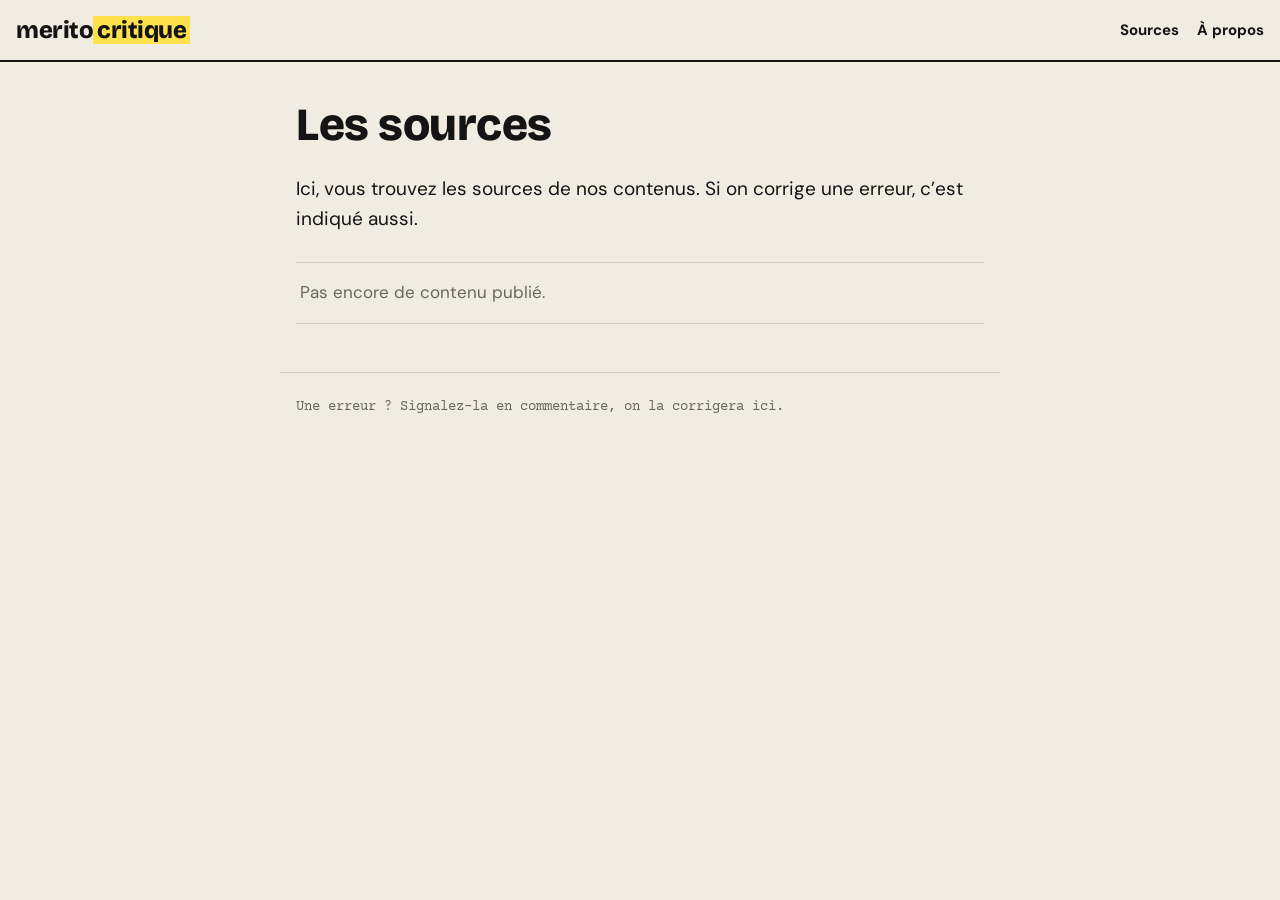
<file: index.html>
<!doctype html>
<html lang="fr">
<head>
<meta charset="utf-8">
<meta name="viewport" content="width=device-width, initial-scale=1">
<title>Sources · meritocritique</title>
<meta name="description" content="Les sources des vidéos et carrousels de @meritocritique.">
<link rel="icon" href="avatar.png">
<link rel="preconnect" href="https://fonts.googleapis.com">
<link rel="preconnect" href="https://fonts.gstatic.com" crossorigin>
<link href="https://fonts.googleapis.com/css2?family=Bricolage+Grotesque:opsz,wght@12..96,800&family=Courier+Prime&family=DM+Sans:wght@400;700&display=swap" rel="stylesheet">
<link rel="stylesheet" href="style.css">
</head>
<body>
<header class="bandeau"><a href="" class="marque">merito<span>critique</span></a><nav><a href="">Sources</a><a href="a-propos/">À propos</a></nav></header>
<main>
<h1>Les sources</h1>
<p class="chapo">Ici, vous trouvez les sources de nos contenus. Si on corrige une erreur, c’est indiqué aussi.</p>
<ul class="contenus">
<li class="vide">Pas encore de contenu publié.</li>
</ul>
</main>
<footer>Une erreur ? Signalez-la en commentaire, on la corrigera ici.</footer>
</body>
</html>
</file>
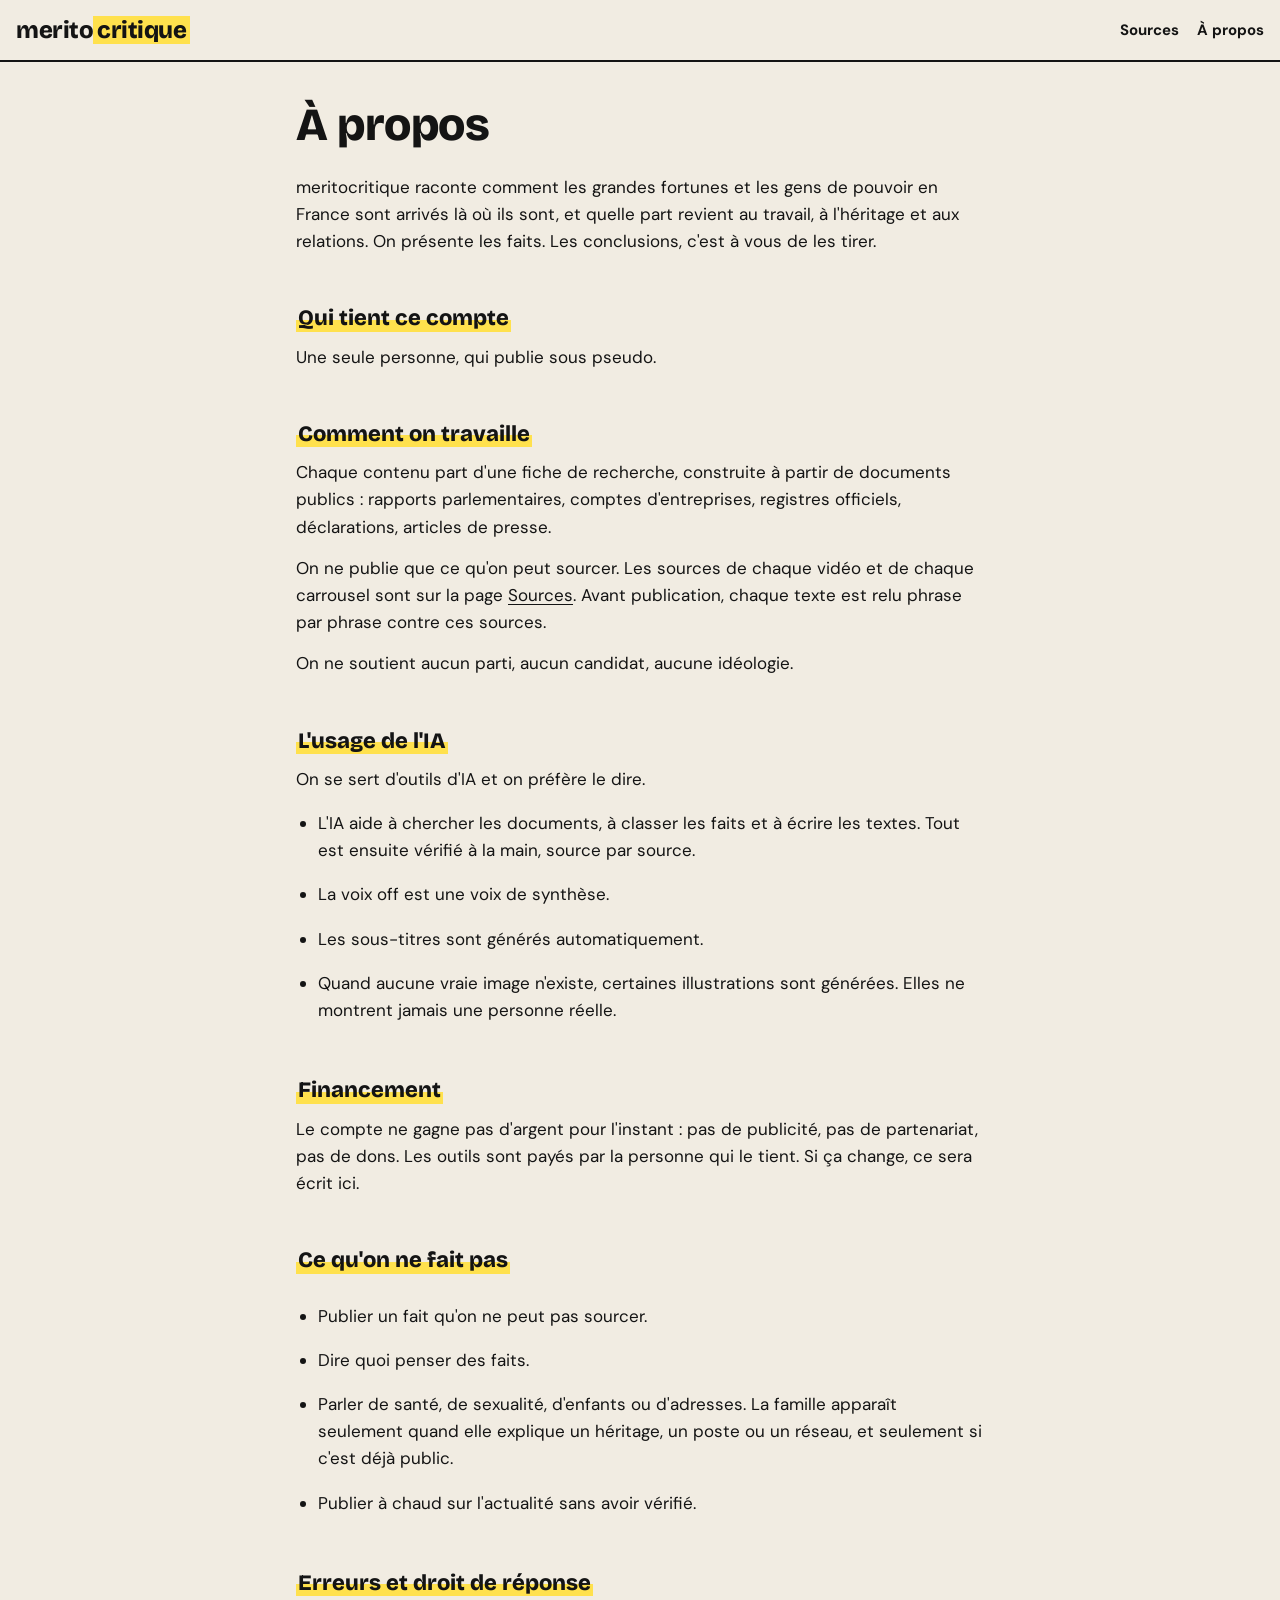
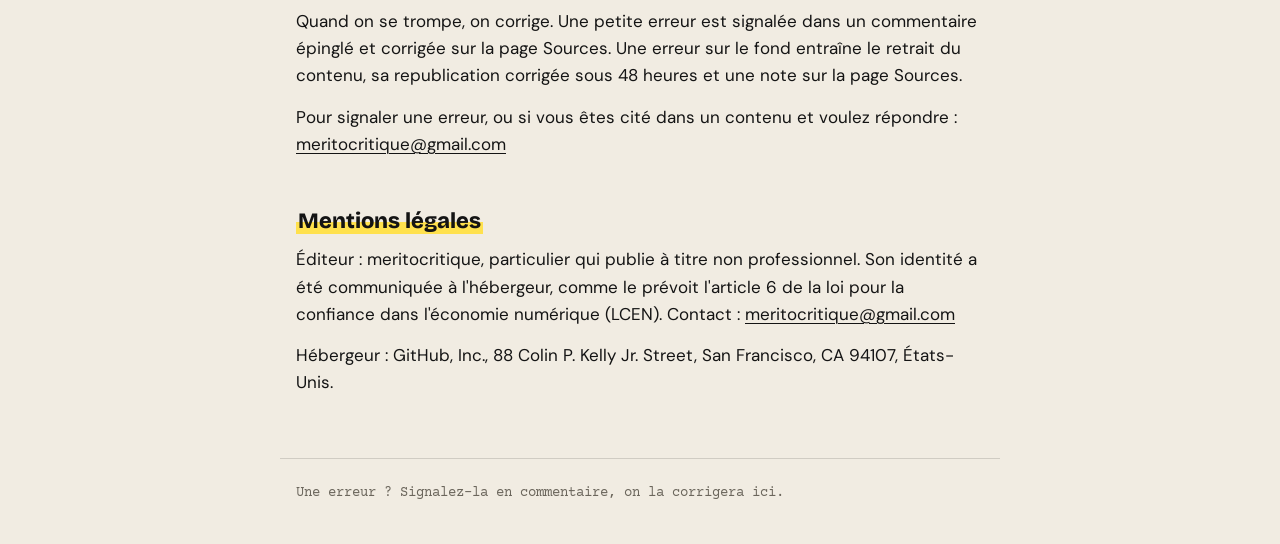
<file: a-propos/index.html>
<!doctype html>
<html lang="fr">
<head>
<meta charset="utf-8">
<meta name="viewport" content="width=device-width, initial-scale=1">
<title>À propos · meritocritique</title>
<meta name="description" content="Qui tient @meritocritique, comment le compte travaille, son usage de l’IA et comment signaler une erreur.">
<link rel="icon" href="../avatar.png">
<link rel="preconnect" href="https://fonts.googleapis.com">
<link rel="preconnect" href="https://fonts.gstatic.com" crossorigin>
<link href="https://fonts.googleapis.com/css2?family=Bricolage+Grotesque:opsz,wght@12..96,800&family=Courier+Prime&family=DM+Sans:wght@400;700&display=swap" rel="stylesheet">
<link rel="stylesheet" href="../style.css">
</head>
<body>
<header class="bandeau"><a href="../" class="marque">merito<span>critique</span></a><nav><a href="../">Sources</a><a href="../a-propos/">À propos</a></nav></header>
<main>
<h1>À propos</h1>
<p>meritocritique raconte comment les grandes fortunes et les gens de pouvoir en France sont arrivés là où ils sont, et quelle part revient au travail, à l'héritage et aux relations. On présente les faits. Les conclusions, c'est à vous de les tirer.</p>
<h2>Qui tient ce compte</h2>
<p>Une seule personne, qui publie sous pseudo.</p>
<h2>Comment on travaille</h2>
<p>Chaque contenu part d'une fiche de recherche, construite à partir de documents publics : rapports parlementaires, comptes d'entreprises, registres officiels, déclarations, articles de presse.</p>
<p>On ne publie que ce qu'on peut sourcer. Les sources de chaque vidéo et de chaque carrousel sont sur la page <a href="../">Sources</a>. Avant publication, chaque texte est relu phrase par phrase contre ces sources.</p>
<p>On ne soutient aucun parti, aucun candidat, aucune idéologie.</p>
<h2>L'usage de l'IA</h2>
<p>On se sert d'outils d'IA et on préfère le dire.</p>
<ul><li>L'IA aide à chercher les documents, à classer les faits et à écrire les textes. Tout est ensuite vérifié à la main, source par source.</li></ul><ul><li>La voix off est une voix de synthèse.</li></ul><ul><li>Les sous-titres sont générés automatiquement.</li></ul><ul><li>Quand aucune vraie image n'existe, certaines illustrations sont générées. Elles ne montrent jamais une personne réelle.</li></ul>
<h2>Financement</h2>
<p>Le compte ne gagne pas d'argent pour l'instant : pas de publicité, pas de partenariat, pas de dons. Les outils sont payés par la personne qui le tient. Si ça change, ce sera écrit ici.</p>
<h2>Ce qu'on ne fait pas</h2>
<ul><li>Publier un fait qu'on ne peut pas sourcer.</li></ul><ul><li>Dire quoi penser des faits.</li></ul><ul><li>Parler de santé, de sexualité, d'enfants ou d'adresses. La famille apparaît seulement quand elle explique un héritage, un poste ou un réseau, et seulement si c'est déjà public.</li></ul><ul><li>Publier à chaud sur l'actualité sans avoir vérifié.</li></ul>
<h2>Erreurs et droit de réponse</h2>
<p>Quand on se trompe, on corrige. Une petite erreur est signalée dans un commentaire épinglé et corrigée sur la page Sources. Une erreur sur le fond entraîne le retrait du contenu, sa republication corrigée sous 48 heures et une note sur la page Sources.</p>
<p>Pour signaler une erreur, ou si vous êtes cité dans un contenu et voulez répondre : <a href="mailto:meritocritique@gmail.com">meritocritique@gmail.com</a></p>
<h2>Mentions légales</h2>
<p>Éditeur : meritocritique, particulier qui publie à titre non professionnel. Son identité a été communiquée à l'hébergeur, comme le prévoit l'article 6 de la loi pour la confiance dans l'économie numérique (LCEN). Contact : <a href="mailto:meritocritique@gmail.com">meritocritique@gmail.com</a></p>
<p>Hébergeur : GitHub, Inc., 88 Colin P. Kelly Jr. Street, San Francisco, CA 94107, États-Unis.</p>
</main>
<footer>Une erreur ? Signalez-la en commentaire, on la corrigera ici.</footer>
</body>
</html>
</file>
<file: style.css>
/* Charte visuelle @meritocritique : .claude/rules/charte-visuelle.md fait foi. */
:root {
  --papier: #F1ECE2;
  --document: #FBF9F4;
  --encre: #141414;
  --surligneur: #FFE14D;
  --note: #6B665C;
  --titre: 'Bricolage Grotesque', system-ui, sans-serif;
  --texte: 'DM Sans', system-ui, sans-serif;
  --piece: 'Courier Prime', ui-monospace, monospace;
}
* { box-sizing: border-box; }
html { -webkit-text-size-adjust: 100%; }
body {
  margin: 0;
  background: var(--papier);
  color: var(--encre);
  font: 400 17px/1.6 var(--texte);
}
.bandeau {
  padding: 18px 16px;
  border-bottom: 2px solid var(--encre);
  display: flex;
  align-items: center;
  justify-content: space-between;
  gap: 16px;
  flex-wrap: wrap;
}
.bandeau nav { display: flex; gap: 18px; font: 700 15px/1 var(--texte); }
.bandeau nav a { text-decoration: none; }
main > p { margin: 0 0 14px; }
.marque {
  font: 800 24px/1 var(--titre);
  color: var(--encre);
  text-decoration: none;
  letter-spacing: -0.5px;
}
.marque span { background: var(--surligneur); padding: 0 4px; }
main { max-width: 720px; margin: 0 auto; padding: 32px 16px 48px; }
h1 { font: 800 clamp(30px, 7vw, 46px)/1.08 var(--titre); margin: 6px 0 24px; letter-spacing: -0.5px; }
h2 {
  font: 800 22px/1.2 var(--titre);
  margin: 36px 0 12px;
  display: inline-block;
  background: linear-gradient(transparent 55%, var(--surligneur) 55%);
  padding: 0 2px;
}
.chapo { font-size: 19px; margin: 0 0 28px; }
.meta { font: 400 14px/1.4 var(--piece); color: var(--note); margin: 0; }
a { color: var(--encre); text-decoration-thickness: 1px; text-underline-offset: 3px; }
a:hover { background: var(--surligneur); }
ul, ol { padding-left: 22px; }
li { margin: 0 0 12px; }
li ul, li ol { margin-top: 10px; }
.rubrique.sources ol {
  background: var(--document);
  padding: 20px 20px 20px 44px;
  box-shadow: 0 1px 1px rgba(40,30,10,.10), 0 4px 10px rgba(40,30,10,.08);
}
.rubrique.sources li { font: 400 15px/1.5 var(--piece); overflow-wrap: anywhere; }
code { font-family: var(--piece); font-size: .92em; }
.contenus { list-style: none; padding: 0; margin: 0; }
.contenus li { margin: 0; border-top: 1px solid rgba(20,20,20,.15); }
.contenus li:last-child { border-bottom: 1px solid rgba(20,20,20,.15); }
.contenus a { display: block; padding: 16px 4px; text-decoration: none; }
.contenus .titre { display: block; font: 800 21px/1.25 var(--titre); margin-top: 4px; }
.contenus .vide { padding: 16px 4px; color: var(--note); }
.apercu {
  font: 700 14px/1.4 var(--piece);
  background: var(--encre);
  color: var(--papier);
  display: inline-block;
  padding: 4px 10px;
  margin: 0 0 16px;
}
.retour { margin-top: 40px; }
footer {
  max-width: 720px;
  margin: 0 auto;
  padding: 24px 16px 40px;
  border-top: 1px solid rgba(20,20,20,.15);
  font: 400 14px/1.5 var(--piece);
  color: var(--note);
}
</file>
